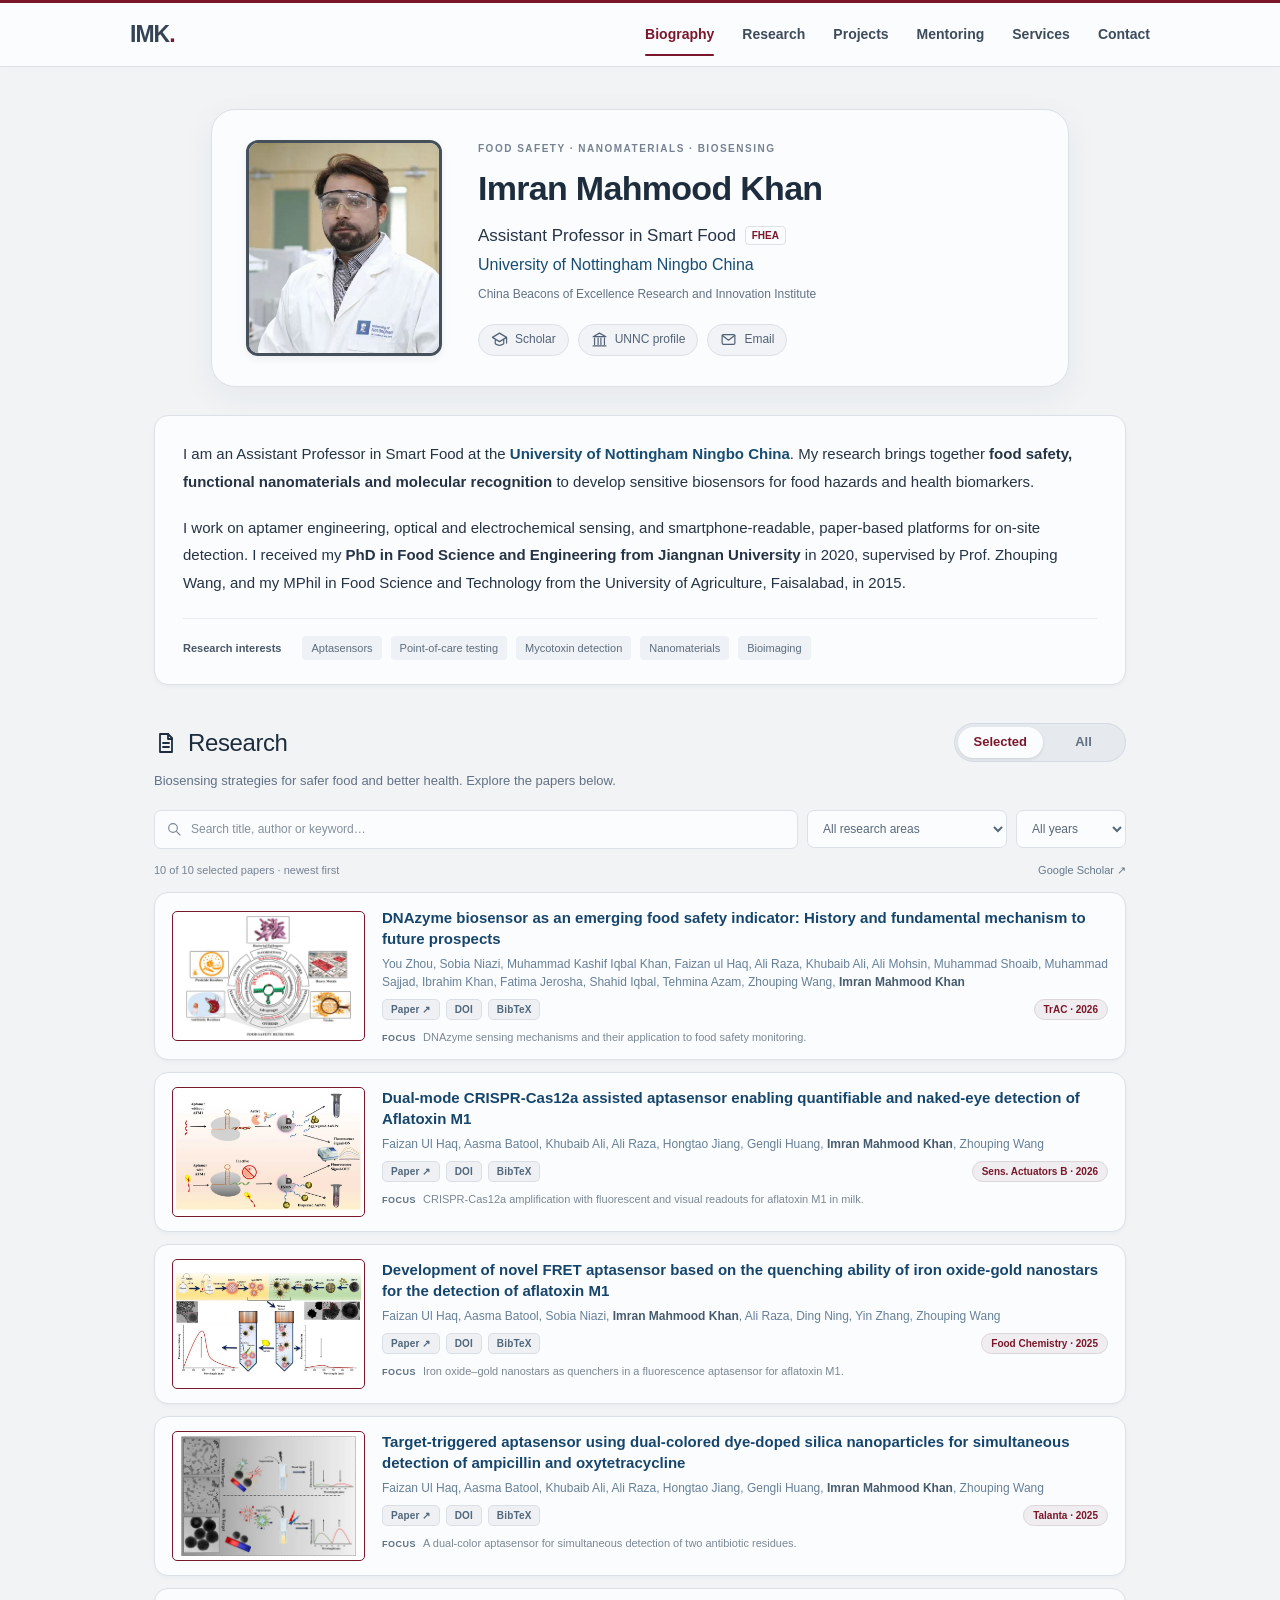
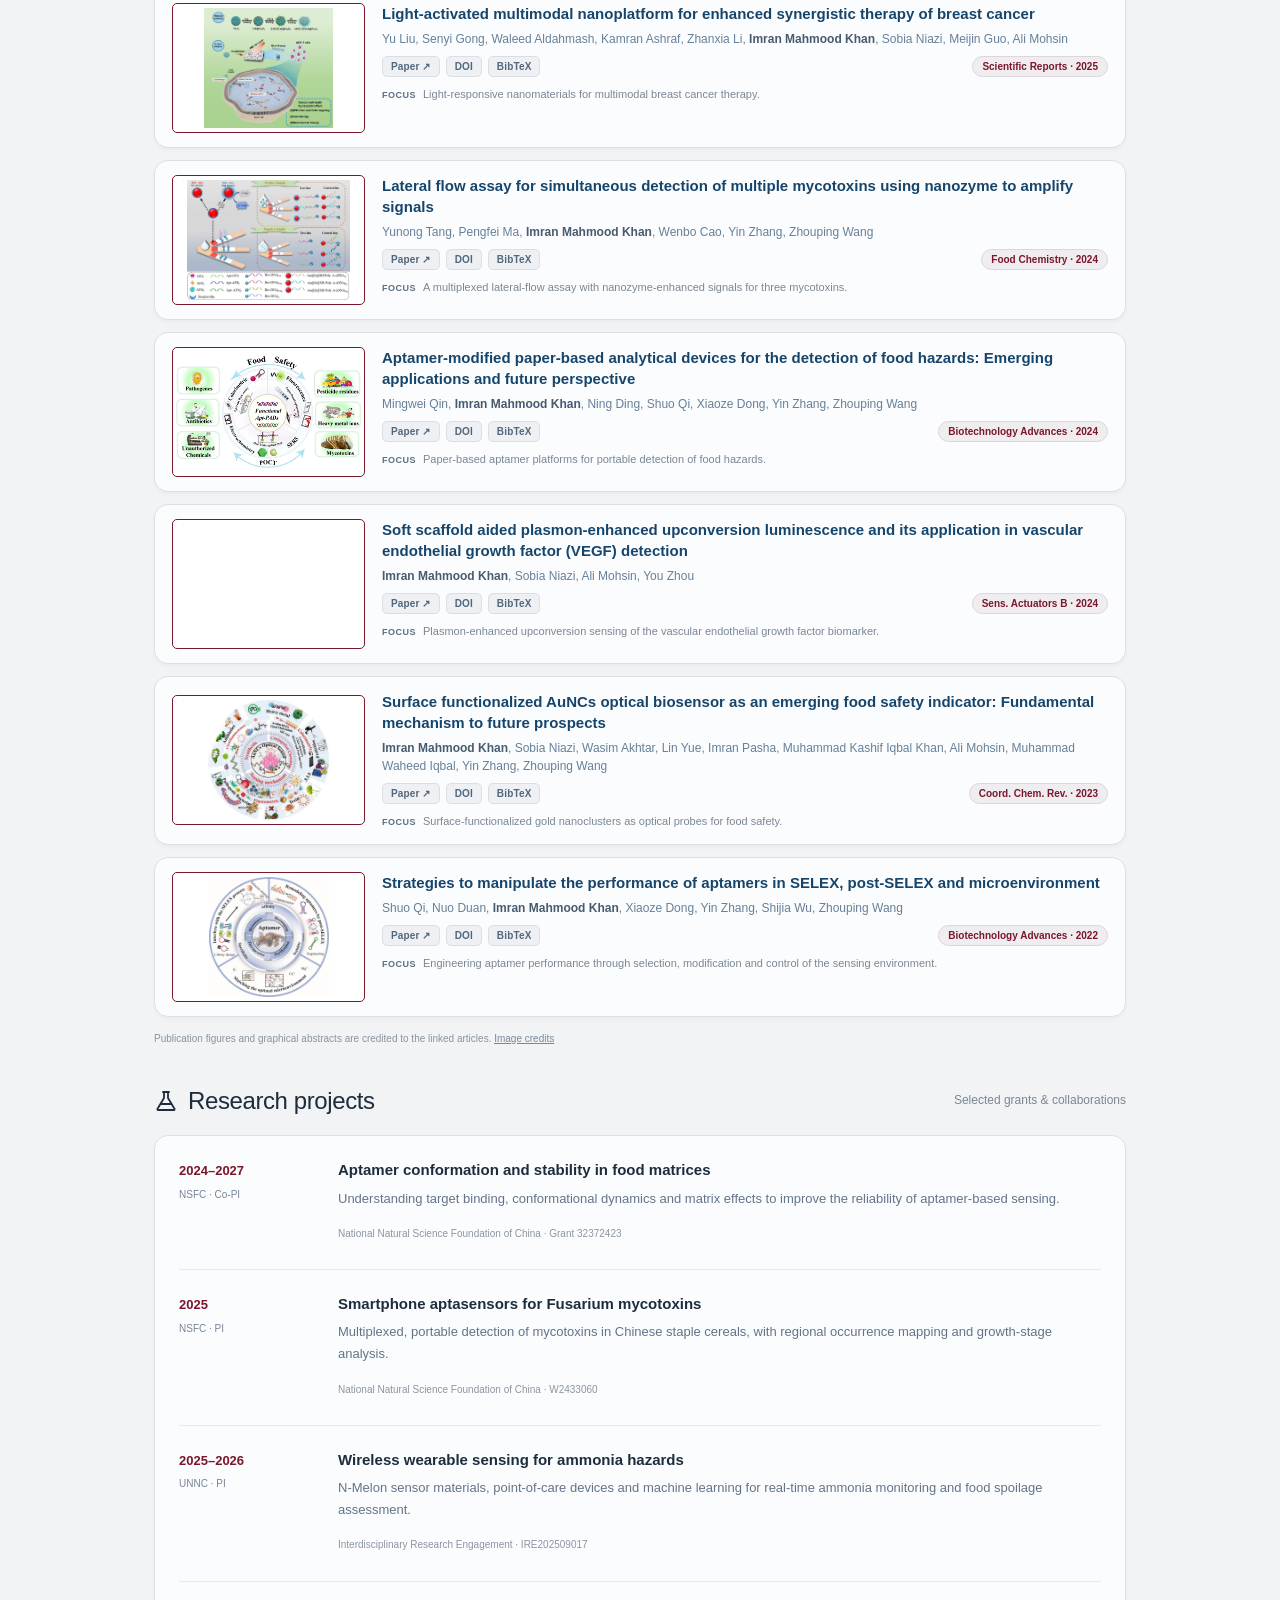
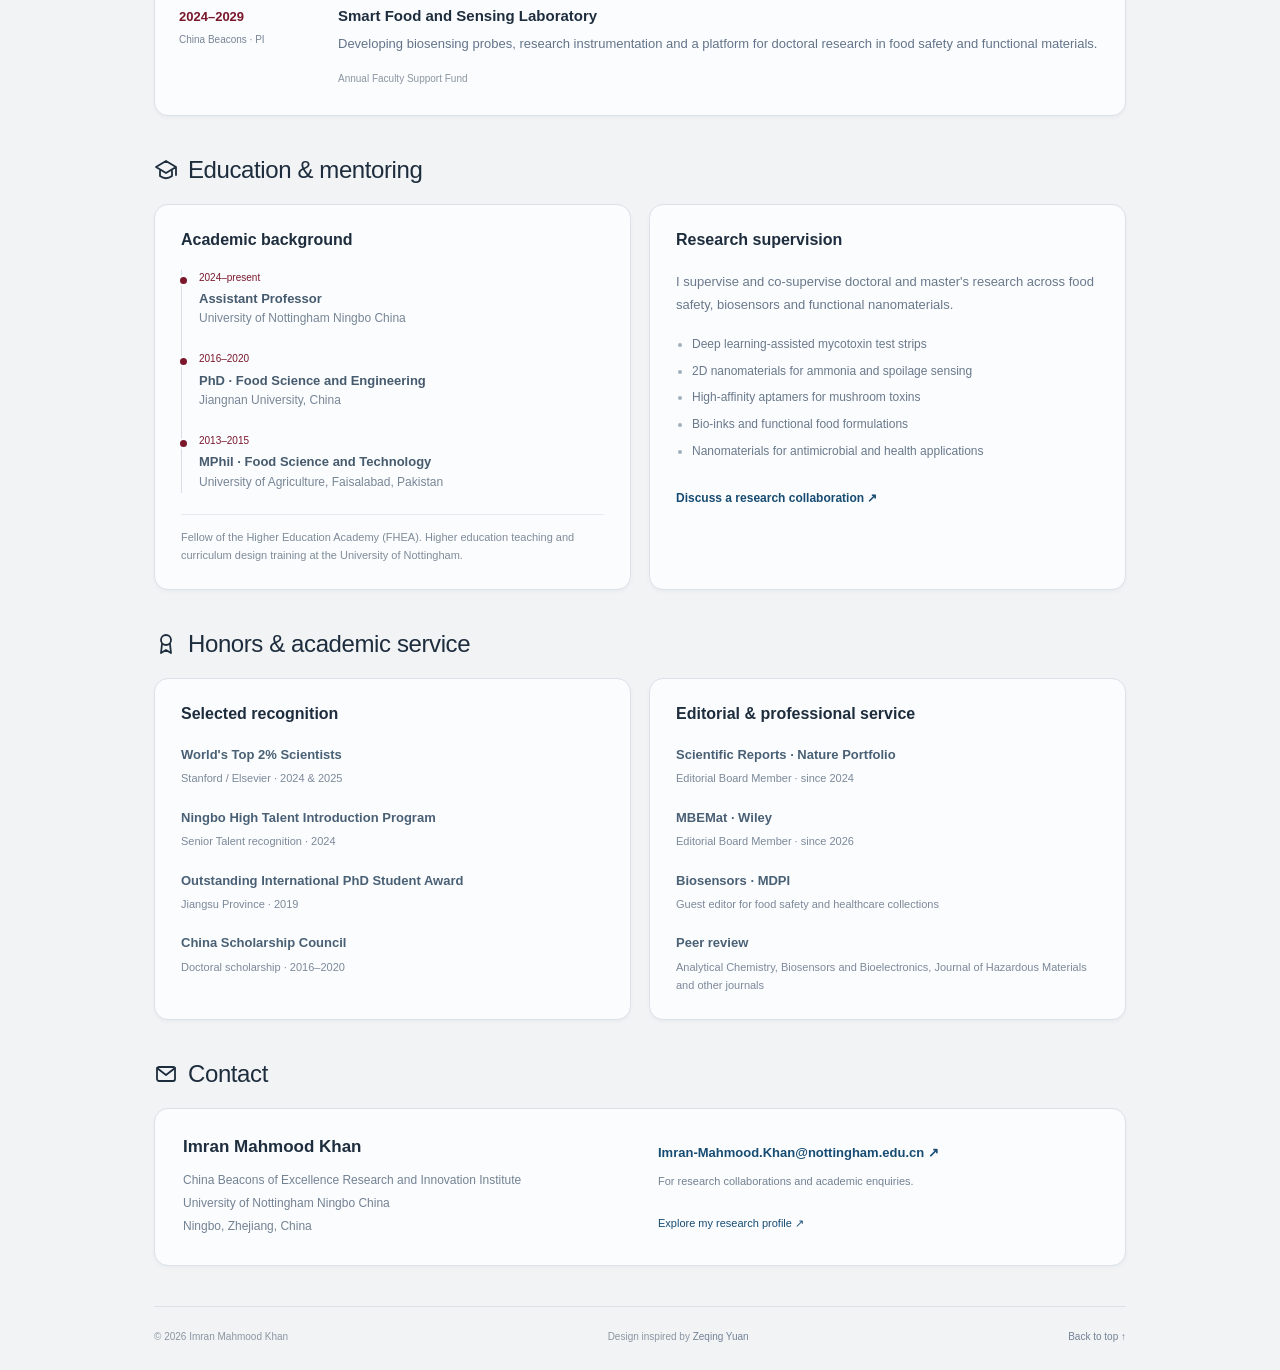
<file: index.html>
<!doctype html>
<html lang="en">
<head>
  <meta charset="utf-8">
  <meta name="viewport" content="width=device-width, initial-scale=1">
  <meta name="theme-color" content="#7a172b">
  <meta name="description" content="Imran Mahmood Khan — Assistant Professor in Smart Food at the University of Nottingham Ningbo China. Research in biosensors, aptamer engineering, nanomaterials and food safety.">
  <meta property="og:title" content="Imran Mahmood Khan | Smart Food & Biosensing">
  <meta property="og:description" content="Personal academic website. Research, publications, projects and academic service.">
  <meta property="og:type" content="website">
  <meta property="og:image" content="assets/imran-mahmood-khan.jpg">
  <title>Imran Mahmood Khan | Smart Food & Biosensing</title>
  <link rel="icon" href="assets/favicon.svg" type="image/svg+xml">
  <link rel="stylesheet" href="styles.css">
  <script src="publications.js" defer></script>
  <script src="app.js" defer></script>
  <script type="application/ld+json">{"@context":"https://schema.org","@type":"Person","name":"Imran Mahmood Khan","jobTitle":"Assistant Professor in Smart Food","affiliation":{"@type":"Organization","name":"University of Nottingham Ningbo China"},"email":"Imran-Mahmood.Khan@nottingham.edu.cn","sameAs":["https://scholar.google.com/citations?user=eJzb8ygAAAAJ&hl=en","https://unnc.globalimpact.cn/en/persons/imran-mahmood-khan-khan/"]}</script>
</head>
<body>
  <a class="skip-link" href="#main">Skip to content</a>
  <header class="site-header">
    <nav class="nav-inner" aria-label="Main navigation">
      <a class="wordmark" href="#bio" aria-label="Imran Mahmood Khan home">IMK<span>.</span></a>
      <div class="nav-links">
        <a href="#bio" class="active">Biography</a>
        <a href="#research">Research</a>
        <a href="#projects">Projects</a>
        <a href="#mentoring">Mentoring</a>
        <a href="#services">Services</a>
        <a href="#contact">Contact</a>
      </div>
    </nav>
  </header>
  <main id="main" class="page-shell">
    <section id="bio" class="bio-section" aria-labelledby="profile-name">
      <div class="profile-card">
        <img class="portrait" src="assets/imran-mahmood-khan.jpg" width="210" height="224" alt="Imran Mahmood Khan in a University of Nottingham laboratory" fetchpriority="high">
        <div class="profile-details">
          <p class="profile-kicker">FOOD SAFETY · NANOMATERIALS · BIOSENSING</p>
          <h1 id="profile-name">Imran Mahmood Khan</h1>
          <p class="profile-title">Assistant Professor in Smart Food <span class="fellow">FHEA</span></p>
          <p class="profile-affiliation">University of Nottingham Ningbo China</p>
          <p class="profile-institute">China Beacons of Excellence Research and Innovation Institute</p>
          <div class="profile-links">
            <a href="https://scholar.google.com/citations?user=eJzb8ygAAAAJ&amp;hl=en" target="_blank" rel="noopener noreferrer" class="profile-link" title="Google Scholar (opens in a new tab)"><svg viewBox="0 0 24 24" aria-hidden="true"><path d="m2 9 10-6 10 6-10 6L2 9Zm4 4v5c4 3 8 3 12 0v-5M22 9v8"/></svg><span>Scholar</span></a>
            <a href="https://unnc.globalimpact.cn/en/persons/imran-mahmood-khan-khan/" target="_blank" rel="noopener noreferrer" class="profile-link" title="UNNC research profile (opens in a new tab)"><svg viewBox="0 0 24 24" aria-hidden="true"><path d="m3 8 9-5 9 5H3Zm2 2v9m5-9v9m4-9v9m5-9v9M3 21h18"/></svg><span>UNNC profile</span></a>
            <a href="mailto:Imran-Mahmood.Khan@nottingham.edu.cn" class="profile-link"><svg viewBox="0 0 24 24" aria-hidden="true"><rect x="3" y="5" width="18" height="14" rx="2"/><path d="m3 6 9 7 9-7"/></svg><span>Email</span></a>
          </div>
        </div>
      </div>
      <div class="biography surface">
        <p>I am an Assistant Professor in Smart Food at the <a href="https://www.nottingham.edu.cn/en/cbi/home.aspx" target="_blank" rel="noopener noreferrer">University of Nottingham Ningbo China</a>. My research brings together <strong>food safety, functional nanomaterials and molecular recognition</strong> to develop sensitive biosensors for food hazards and health biomarkers.</p>
        <p>I work on aptamer engineering, optical and electrochemical sensing, and smartphone-readable, paper-based platforms for on-site detection. I received my <strong>PhD in Food Science and Engineering from Jiangnan University</strong> in 2020, supervised by Prof. Zhouping Wang, and my MPhil in Food Science and Technology from the University of Agriculture, Faisalabad, in 2015.</p>
        <div class="interest-line"><span class="interest-label">Research interests</span><span>Aptasensors</span><span>Point-of-care testing</span><span>Mycotoxin detection</span><span>Nanomaterials</span><span>Bioimaging</span></div>
      </div>
    </section>

    <section id="research" class="section" aria-labelledby="research-heading">
      <div class="section-heading research-heading">
        <h2 id="research-heading"><svg viewBox="0 0 24 24" aria-hidden="true"><path d="M6 3h8l4 4v14H6V3Z"/><path d="M14 3v5h4M9 12h6m-6 4h6"/></svg>Research</h2>
        <div class="segmented-control" role="group" aria-label="Publication selection">
          <button id="selected-button" data-mode="selected" aria-pressed="true">Selected</button>
          <button id="all-button" data-mode="all" aria-pressed="false">All</button>
        </div>
      </div>
      <p class="section-intro">Biosensing strategies for safer food and better health. Explore the papers below.</p>
      <div class="publication-filters">
        <label class="search-field"><svg viewBox="0 0 24 24" aria-hidden="true"><circle cx="10.5" cy="10.5" r="6.5"/><path d="m16 16 5 5"/></svg><span class="sr-only">Search publications</span><input id="paper-search" type="search" placeholder="Search title, author or keyword…" autocomplete="off"></label>
        <label><span class="sr-only">Filter by research area</span><select id="topic-filter"><option value="">All research areas</option><option>Food safety biosensing</option><option>Aptamer engineering</option><option>Antimicrobial materials</option><option>Health &amp; bioimaging</option><option>Sustainable food systems</option></select></label>
        <label><span class="sr-only">Filter by publication year</span><select id="year-filter"><option value="">All years</option></select></label>
        <button id="reset-filters" class="text-button" hidden>Reset</button>
      </div>
      <div class="results-line"><p id="publication-count" role="status" aria-live="polite">Loading publications…</p><a href="https://scholar.google.com/citations?user=eJzb8ygAAAAJ&amp;hl=en" target="_blank" rel="noopener noreferrer">Google Scholar <span aria-hidden="true">↗</span></a></div>
      <div id="publication-list" class="publication-list" aria-label="Publications"></div>
      <div id="empty-state" class="empty-state surface" hidden><h3>No matching papers</h3><p>Try a different keyword, research area or year.</p><button id="empty-reset" class="pill-button">Reset filters</button></div>
      <noscript><p>Enable JavaScript to search the publication list. You can also view the complete publication record on <a href="https://scholar.google.com/citations?user=eJzb8ygAAAAJ&amp;hl=en">Google Scholar</a>.</p></noscript>
      <p class="research-note">Publication figures and graphical abstracts are credited to the linked articles. <a href="assets/publication-credits.html">Image credits</a></p>
    </section>

    <section id="projects" class="section" aria-labelledby="projects-heading">
      <div class="section-heading"><h2 id="projects-heading"><svg viewBox="0 0 24 24" aria-hidden="true"><path d="M9 3h6m-5 0v6L4 19a1 1 0 0 0 1 2h14a1 1 0 0 0 1-2L14 9V3M7 15h10"/></svg>Research projects</h2><span class="section-aside">Selected grants &amp; collaborations</span></div>
      <div class="project-list surface">
        <article class="project-row"><div class="project-date">2024–2027<span>NSFC · Co-PI</span></div><div><h3>Aptamer conformation and stability in food matrices</h3><p>Understanding target binding, conformational dynamics and matrix effects to improve the reliability of aptamer-based sensing.</p><span class="project-ref">National Natural Science Foundation of China · Grant 32372423</span></div></article>
        <article class="project-row"><div class="project-date">2025<span>NSFC · PI</span></div><div><h3>Smartphone aptasensors for Fusarium mycotoxins</h3><p>Multiplexed, portable detection of mycotoxins in Chinese staple cereals, with regional occurrence mapping and growth-stage analysis.</p><span class="project-ref">National Natural Science Foundation of China · W2433060</span></div></article>
        <article class="project-row"><div class="project-date">2025–2026<span>UNNC · PI</span></div><div><h3>Wireless wearable sensing for ammonia hazards</h3><p>N-Melon sensor materials, point-of-care devices and machine learning for real-time ammonia monitoring and food spoilage assessment.</p><span class="project-ref">Interdisciplinary Research Engagement · IRE202509017</span></div></article>
        <article class="project-row"><div class="project-date">2024–2029<span>China Beacons · PI</span></div><div><h3>Smart Food and Sensing Laboratory</h3><p>Developing biosensing probes, research instrumentation and a platform for doctoral research in food safety and functional materials.</p><span class="project-ref">Annual Faculty Support Fund</span></div></article>
      </div>
    </section>

    <section id="mentoring" class="section" aria-labelledby="mentoring-heading">
      <div class="section-heading"><h2 id="mentoring-heading"><svg viewBox="0 0 24 24" aria-hidden="true"><path d="m2 9 10-6 10 6-10 6L2 9Zm4 4v5c4 3 8 3 12 0v-5M22 9v8"/></svg>Education &amp; mentoring</h2></div>
      <div class="two-column">
        <div class="surface text-panel"><h3>Academic background</h3><ol class="timeline"><li><span class="timeline-date">2024–present</span><strong>Assistant Professor</strong><span>University of Nottingham Ningbo China</span></li><li><span class="timeline-date">2016–2020</span><strong>PhD · Food Science and Engineering</strong><span>Jiangnan University, China</span></li><li><span class="timeline-date">2013–2015</span><strong>MPhil · Food Science and Technology</strong><span>University of Agriculture, Faisalabad, Pakistan</span></li></ol><p class="panel-footnote">Fellow of the Higher Education Academy (FHEA). Higher education teaching and curriculum design training at the University of Nottingham.</p></div>
        <div class="surface text-panel"><h3>Research supervision</h3><p>I supervise and co-supervise doctoral and master's research across food safety, biosensors and functional nanomaterials.</p><ul class="clean-list"><li>Deep learning-assisted mycotoxin test strips</li><li>2D nanomaterials for ammonia and spoilage sensing</li><li>High-affinity aptamers for mushroom toxins</li><li>Bio-inks and functional food formulations</li><li>Nanomaterials for antimicrobial and health applications</li></ul><a class="inline-link" href="mailto:Imran-Mahmood.Khan@nottingham.edu.cn">Discuss a research collaboration <span aria-hidden="true">↗</span></a></div>
      </div>
    </section>

    <section id="services" class="section" aria-labelledby="services-heading">
      <div class="section-heading"><h2 id="services-heading"><svg viewBox="0 0 24 24" aria-hidden="true"><circle cx="12" cy="8" r="5"/><path d="m8 12-1 9 5-3 5 3-1-9"/></svg>Honors &amp; academic service</h2></div>
      <div class="two-column">
        <div class="surface text-panel"><h3>Selected recognition</h3><ul class="service-list"><li><strong>World's Top 2% Scientists</strong><span>Stanford / Elsevier · 2024 &amp; 2025</span></li><li><strong>Ningbo High Talent Introduction Program</strong><span>Senior Talent recognition · 2024</span></li><li><strong>Outstanding International PhD Student Award</strong><span>Jiangsu Province · 2019</span></li><li><strong>China Scholarship Council</strong><span>Doctoral scholarship · 2016–2020</span></li></ul></div>
        <div class="surface text-panel"><h3>Editorial &amp; professional service</h3><ul class="service-list"><li><strong>Scientific Reports · Nature Portfolio</strong><span>Editorial Board Member · since 2024</span></li><li><strong>MBEMat · Wiley</strong><span>Editorial Board Member · since 2026</span></li><li><strong>Biosensors · MDPI</strong><span>Guest editor for food safety and healthcare collections</span></li><li><strong>Peer review</strong><span>Analytical Chemistry, Biosensors and Bioelectronics, Journal of Hazardous Materials and other journals</span></li></ul></div>
      </div>
    </section>

    <section id="contact" class="section" aria-labelledby="contact-heading">
      <div class="section-heading"><h2 id="contact-heading"><svg viewBox="0 0 24 24" aria-hidden="true"><rect x="3" y="5" width="18" height="14" rx="2"/><path d="m3 6 9 7 9-7"/></svg>Contact</h2></div>
      <div class="contact-card surface"><div><h3>Imran Mahmood Khan</h3><p>China Beacons of Excellence Research and Innovation Institute<br>University of Nottingham Ningbo China<br>Ningbo, Zhejiang, China</p></div><div class="contact-actions"><a class="email-link" href="mailto:Imran-Mahmood.Khan@nottingham.edu.cn">Imran-Mahmood.Khan@nottingham.edu.cn <span aria-hidden="true">↗</span></a><p>For research collaborations and academic enquiries.</p><a href="https://unnc.globalimpact.cn/en/persons/imran-mahmood-khan-khan/fingerprints/" target="_blank" rel="noopener noreferrer">Explore my research profile <span aria-hidden="true">↗</span></a></div></div>
    </section>
    <footer class="site-footer"><p>© <span id="copyright-year">2026</span> Imran Mahmood Khan</p><p>Design inspired by <a href="https://zqyuan.com/" target="_blank" rel="noopener noreferrer">Zeqing Yuan</a></p><a href="#bio">Back to top ↑</a></footer>
  </main>
  <dialog id="citation-dialog" aria-labelledby="citation-heading"><div class="dialog-header"><h2 id="citation-heading">BibTeX citation</h2><button id="close-citation" class="icon-button" aria-label="Close citation">×</button></div><pre id="citation-text" tabindex="0"></pre><div class="dialog-footer"><button id="copy-citation" class="pill-button">Copy citation</button><button id="download-citation" class="text-button">Download .bib</button><span id="copy-status" role="status" aria-live="polite"></span></div></dialog>
</body>
</html>
</file>
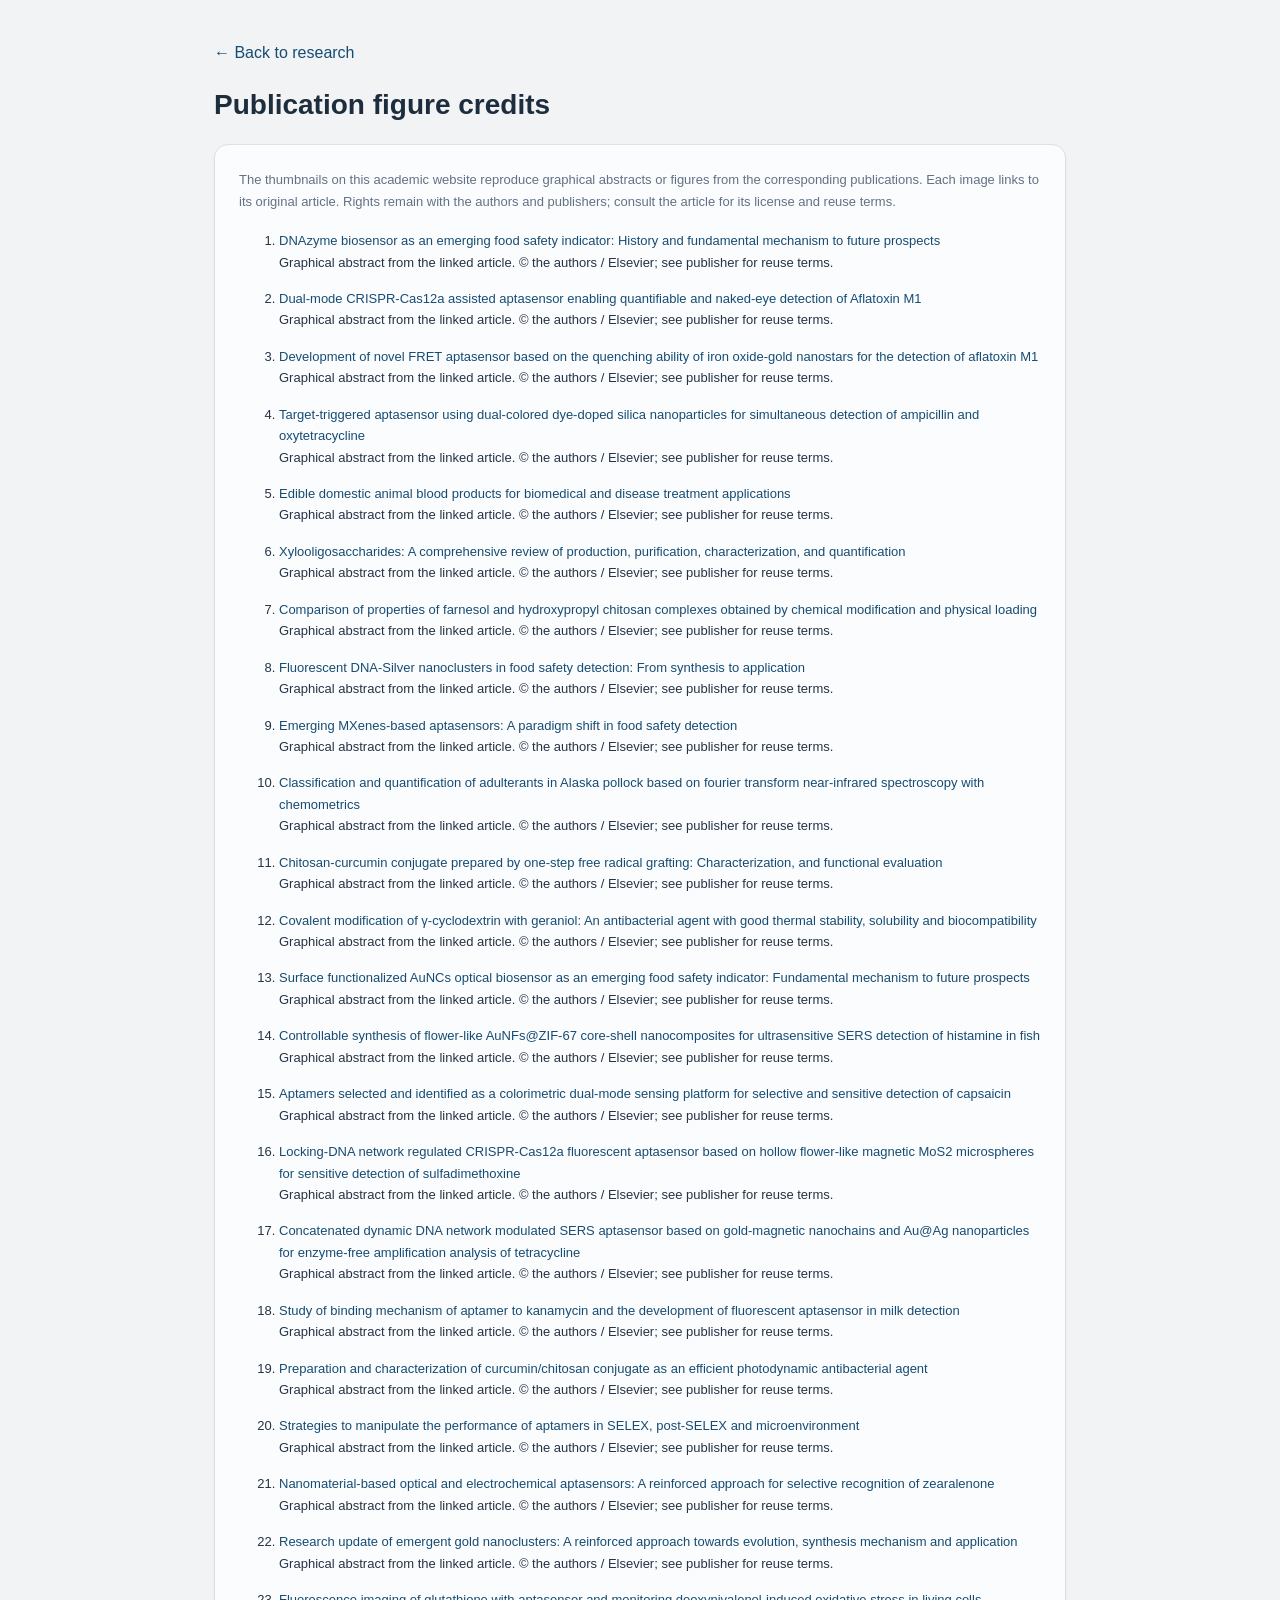
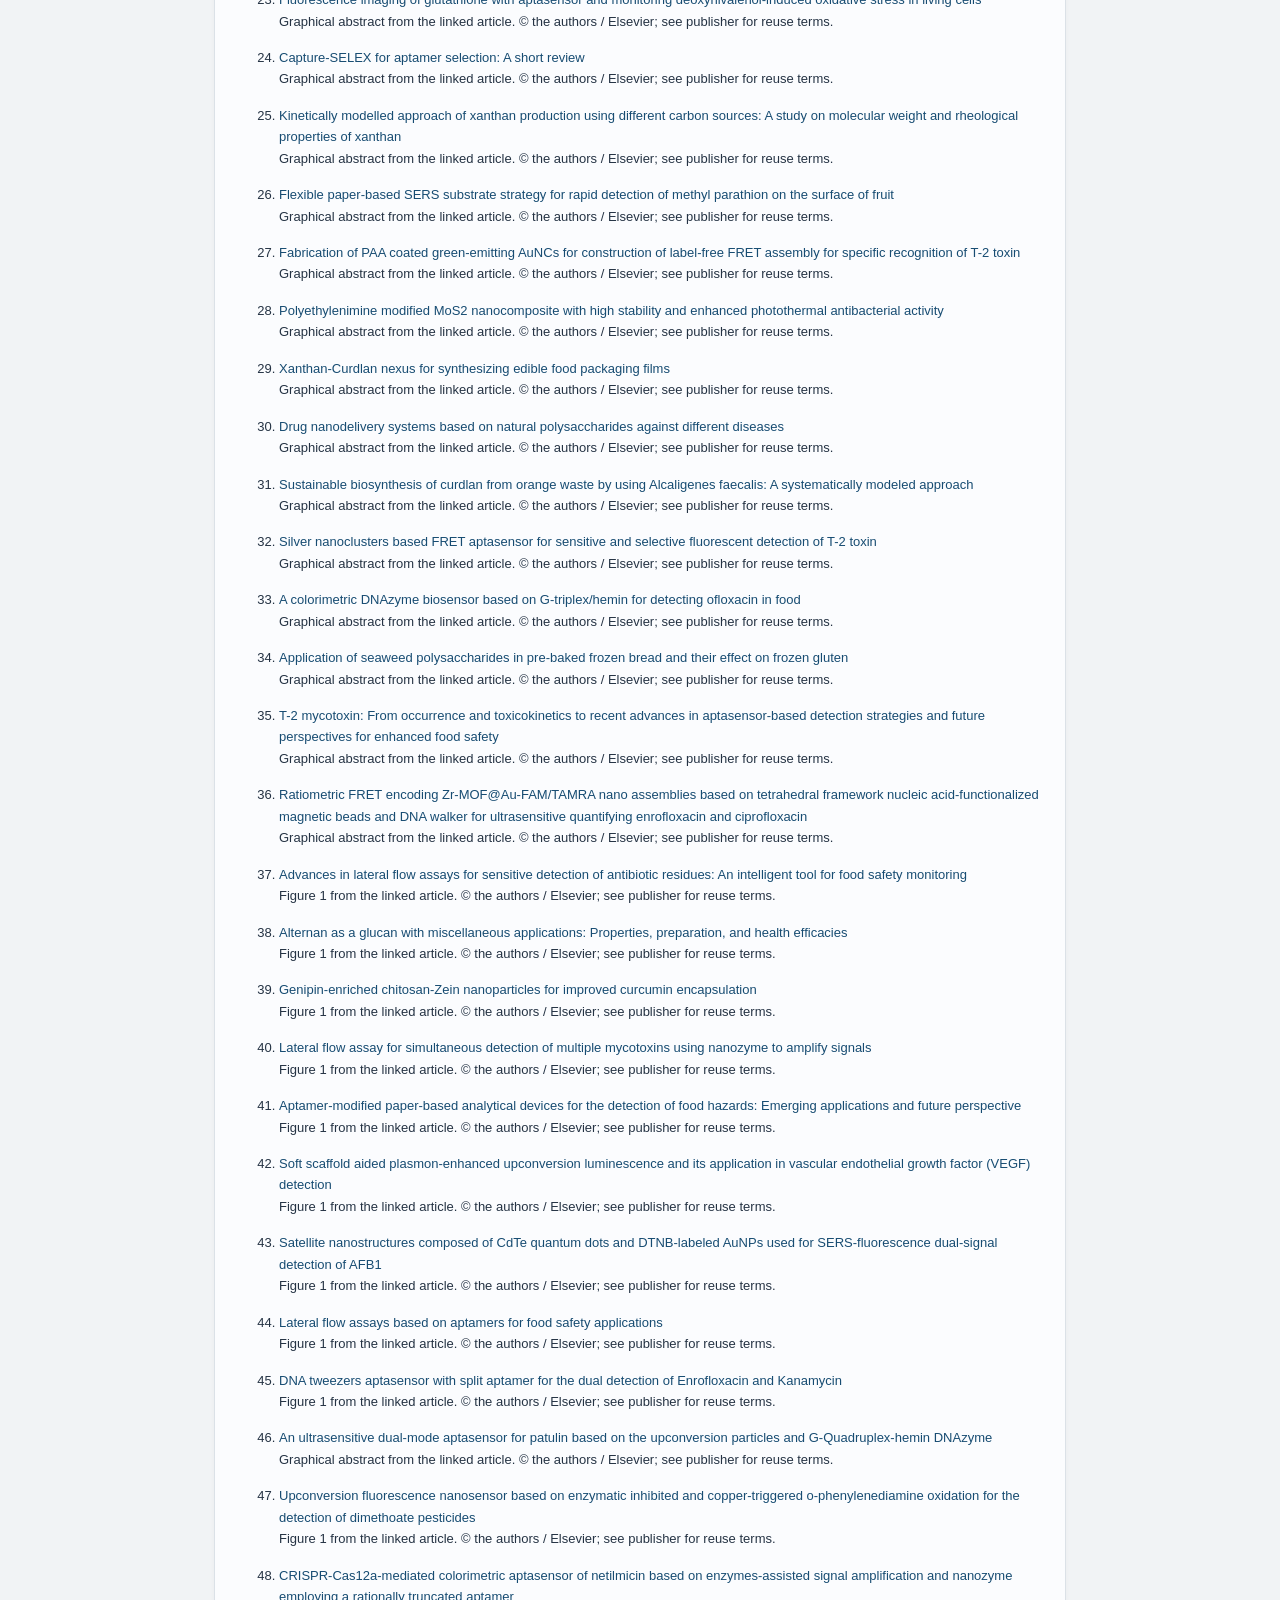
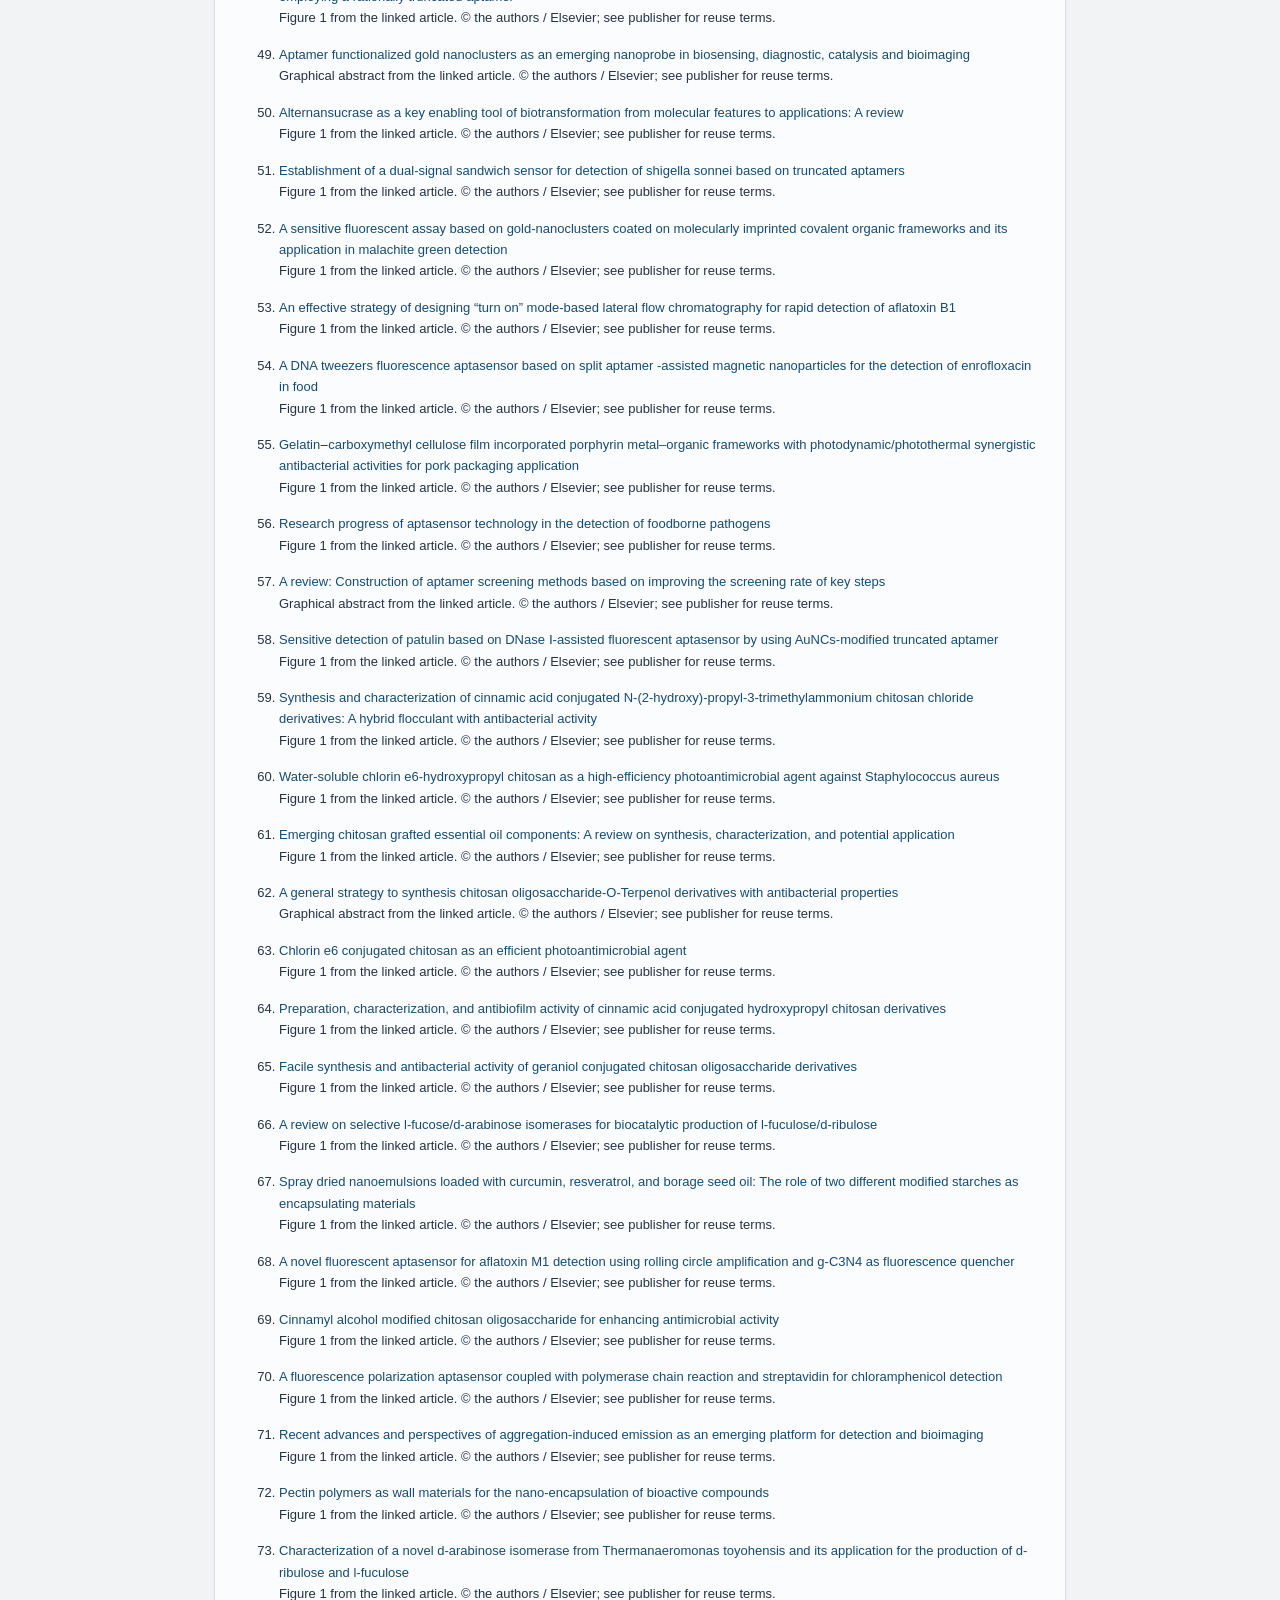
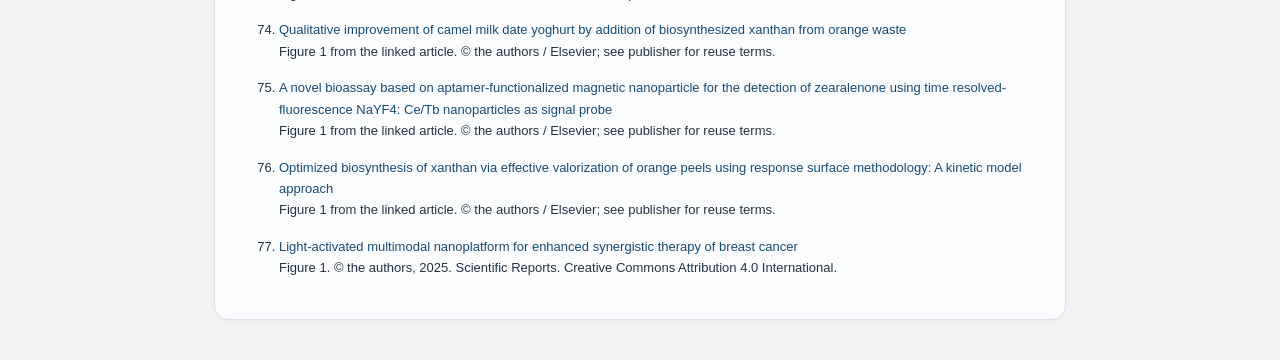
<file: assets/publication-credits.html>
<!doctype html><html lang="en"><head><meta charset="utf-8"><meta name="viewport" content="width=device-width,initial-scale=1"><title>Publication figure credits | Imran Mahmood Khan</title><link rel="stylesheet" href="../styles.css"></head><body><main class="credits-shell"><a href="../index.html#research">← Back to research</a><h1>Publication figure credits</h1><div class="surface"><p>The thumbnails on this academic website reproduce graphical abstracts or figures from the corresponding publications. Each image links to its original article. Rights remain with the authors and publishers; consult the article for its license and reuse terms.</p><ol><li><a href="https://www.sciencedirect.com/science/article/pii/S016599362500384X">DNAzyme biosensor as an emerging food safety indicator: History and fundamental mechanism to future prospects</a><br>Graphical abstract from the linked article. © the authors / Elsevier; see publisher for reuse terms.</li>
<li><a href="https://www.sciencedirect.com/science/article/pii/S0925400525019550">Dual-mode CRISPR-Cas12a assisted aptasensor enabling quantifiable and naked-eye detection of Aflatoxin M1</a><br>Graphical abstract from the linked article. © the authors / Elsevier; see publisher for reuse terms.</li>
<li><a href="https://www.sciencedirect.com/science/article/pii/S0308814624032254">Development of novel FRET aptasensor based on the quenching ability of iron oxide-gold nanostars for the detection of aflatoxin M1</a><br>Graphical abstract from the linked article. © the authors / Elsevier; see publisher for reuse terms.</li>
<li><a href="https://www.sciencedirect.com/science/article/pii/S0039914025003984">Target-triggered aptasensor using dual-colored dye-doped silica nanoparticles for simultaneous detection of ampicillin and oxytetracycline</a><br>Graphical abstract from the linked article. © the authors / Elsevier; see publisher for reuse terms.</li>
<li><a href="https://www.sciencedirect.com/science/article/pii/S2590262825000395">Edible domestic animal blood products for biomedical and disease treatment applications</a><br>Graphical abstract from the linked article. © the authors / Elsevier; see publisher for reuse terms.</li>
<li><a href="https://www.sciencedirect.com/science/article/pii/S0963996924017022">Xylooligosaccharides: A comprehensive review of production, purification, characterization, and quantification</a><br>Graphical abstract from the linked article. © the authors / Elsevier; see publisher for reuse terms.</li>
<li><a href="https://www.sciencedirect.com/science/article/pii/S0927775725002353">Comparison of properties of farnesol and hydroxypropyl chitosan complexes obtained by chemical modification and physical loading</a><br>Graphical abstract from the linked article. © the authors / Elsevier; see publisher for reuse terms.</li>
<li><a href="https://www.sciencedirect.com/science/article/pii/S0039914024002133">Fluorescent DNA-Silver nanoclusters in food safety detection: From synthesis to application</a><br>Graphical abstract from the linked article. © the authors / Elsevier; see publisher for reuse terms.</li>
<li><a href="https://www.sciencedirect.com/science/article/pii/S092422442400311X">Emerging MXenes-based aptasensors: A paradigm shift in food safety detection</a><br>Graphical abstract from the linked article. © the authors / Elsevier; see publisher for reuse terms.</li>
<li><a href="https://www.sciencedirect.com/science/article/pii/S2212429224004334">Classification and quantification of adulterants in Alaska pollock based on fourier transform near-infrared spectroscopy with chemometrics</a><br>Graphical abstract from the linked article. © the authors / Elsevier; see publisher for reuse terms.</li>
<li><a href="https://www.sciencedirect.com/science/article/pii/S0008621524002763">Chitosan-curcumin conjugate prepared by one-step free radical grafting: Characterization, and functional evaluation</a><br>Graphical abstract from the linked article. © the authors / Elsevier; see publisher for reuse terms.</li>
<li><a href="https://www.sciencedirect.com/science/article/pii/S0927776524000997">Covalent modification of γ-cyclodextrin with geraniol: An antibacterial agent with good thermal stability, solubility and biocompatibility</a><br>Graphical abstract from the linked article. © the authors / Elsevier; see publisher for reuse terms.</li>
<li><a href="https://www.sciencedirect.com/science/article/pii/S0010854522004374">Surface functionalized AuNCs optical biosensor as an emerging food safety indicator: Fundamental mechanism to future prospects</a><br>Graphical abstract from the linked article. © the authors / Elsevier; see publisher for reuse terms.</li>
<li><a href="https://www.sciencedirect.com/science/article/pii/S0003267022013472">Controllable synthesis of flower-like AuNFs@ZIF-67 core-shell nanocomposites for ultrasensitive SERS detection of histamine in fish</a><br>Graphical abstract from the linked article. © the authors / Elsevier; see publisher for reuse terms.</li>
<li><a href="https://www.sciencedirect.com/science/article/pii/S0925400523013539">Aptamers selected and identified as a colorimetric dual-mode sensing platform for selective and sensitive detection of capsaicin</a><br>Graphical abstract from the linked article. © the authors / Elsevier; see publisher for reuse terms.</li>
<li><a href="https://www.sciencedirect.com/science/article/pii/S1385894723001948">Locking-DNA network regulated CRISPR-Cas12a fluorescent aptasensor based on hollow flower-like magnetic MoS2 microspheres for sensitive detection of sulfadimethoxine</a><br>Graphical abstract from the linked article. © the authors / Elsevier; see publisher for reuse terms.</li>
<li><a href="https://www.sciencedirect.com/science/article/pii/S0003267023004592">Concatenated dynamic DNA network modulated SERS aptasensor based on gold-magnetic nanochains and Au@Ag nanoparticles for enzyme-free amplification analysis of tetracycline</a><br>Graphical abstract from the linked article. © the authors / Elsevier; see publisher for reuse terms.</li>
<li><a href="https://www.sciencedirect.com/science/article/pii/S0039914023002813">Study of binding mechanism of aptamer to kanamycin and the development of fluorescent aptasensor in milk detection</a><br>Graphical abstract from the linked article. © the authors / Elsevier; see publisher for reuse terms.</li>
<li><a href="https://www.sciencedirect.com/science/article/pii/S014486172300317X">Preparation and characterization of curcumin/chitosan conjugate as an efficient photodynamic antibacterial agent</a><br>Graphical abstract from the linked article. © the authors / Elsevier; see publisher for reuse terms.</li>
<li><a href="https://www.sciencedirect.com/science/article/pii/S0734975021002081">Strategies to manipulate the performance of aptamers in SELEX, post-SELEX and microenvironment</a><br>Graphical abstract from the linked article. © the authors / Elsevier; see publisher for reuse terms.</li>
<li><a href="https://www.sciencedirect.com/science/article/pii/S0956713522004455">Nanomaterial-based optical and electrochemical aptasensors: A reinforced approach for selective recognition of zearalenone</a><br>Graphical abstract from the linked article. © the authors / Elsevier; see publisher for reuse terms.</li>
<li><a href="https://www.sciencedirect.com/science/article/pii/S0039914022000248">Research update of emergent gold nanoclusters: A reinforced approach towards evolution, synthesis mechanism and application</a><br>Graphical abstract from the linked article. © the authors / Elsevier; see publisher for reuse terms.</li>
<li><a href="https://www.sciencedirect.com/science/article/pii/S0925400521017585">Fluorescence imaging of glutathione with aptasensor and monitoring deoxynivalenol-induced oxidative stress in living cells</a><br>Graphical abstract from the linked article. © the authors / Elsevier; see publisher for reuse terms.</li>
<li><a href="https://www.sciencedirect.com/science/article/pii/S0039914021001958">Capture-SELEX for aptamer selection: A short review</a><br>Graphical abstract from the linked article. © the authors / Elsevier; see publisher for reuse terms.</li>
<li><a href="https://www.sciencedirect.com/science/article/pii/S0141813021023175">Kinetically modelled approach of xanthan production using different carbon sources: A study on molecular weight and rheological properties of xanthan</a><br>Graphical abstract from the linked article. © the authors / Elsevier; see publisher for reuse terms.</li>
<li><a href="https://www.sciencedirect.com/science/article/pii/S1386142520300810">Flexible paper-based SERS substrate strategy for rapid detection of methyl parathion on the surface of fruit</a><br>Graphical abstract from the linked article. © the authors / Elsevier; see publisher for reuse terms.</li>
<li><a href="https://www.sciencedirect.com/science/article/pii/S0925400520308157">Fabrication of PAA coated green-emitting AuNCs for construction of label-free FRET assembly for specific recognition of T-2 toxin</a><br>Graphical abstract from the linked article. © the authors / Elsevier; see publisher for reuse terms.</li>
<li><a href="https://www.sciencedirect.com/science/article/pii/S101060302030561X">Polyethylenimine modified MoS2 nanocomposite with high stability and enhanced photothermal antibacterial activity</a><br>Graphical abstract from the linked article. © the authors / Elsevier; see publisher for reuse terms.</li>
<li><a href="https://www.sciencedirect.com/science/article/pii/S0141813020334498">Xanthan-Curdlan nexus for synthesizing edible food packaging films</a><br>Graphical abstract from the linked article. © the authors / Elsevier; see publisher for reuse terms.</li>
<li><a href="https://www.sciencedirect.com/science/article/pii/S0001868620302402">Drug nanodelivery systems based on natural polysaccharides against different diseases</a><br>Graphical abstract from the linked article. © the authors / Elsevier; see publisher for reuse terms.</li>
<li><a href="https://www.sciencedirect.com/science/article/pii/S0144861718312360">Sustainable biosynthesis of curdlan from orange waste by using Alcaligenes faecalis: A systematically modeled approach</a><br>Graphical abstract from the linked article. © the authors / Elsevier; see publisher for reuse terms.</li>
<li><a href="https://www.sciencedirect.com/science/article/pii/S0925400518316332">Silver nanoclusters based FRET aptasensor for sensitive and selective fluorescent detection of T-2 toxin</a><br>Graphical abstract from the linked article. © the authors / Elsevier; see publisher for reuse terms.</li>
<li><a href="https://www.sciencedirect.com/science/article/pii/S0039914025011464">A colorimetric DNAzyme biosensor based on G-triplex/hemin for detecting ofloxacin in food</a><br>Graphical abstract from the linked article. © the authors / Elsevier; see publisher for reuse terms.</li>
<li><a href="https://www.sciencedirect.com/science/article/pii/S2213329125000887">Application of seaweed polysaccharides in pre-baked frozen bread and their effect on frozen gluten</a><br>Graphical abstract from the linked article. © the authors / Elsevier; see publisher for reuse terms.</li>
<li><a href="https://www.sciencedirect.com/science/article/pii/S0924224424004606">T-2 mycotoxin: From occurrence and toxicokinetics to recent advances in aptasensor-based detection strategies and future perspectives for enhanced food safety</a><br>Graphical abstract from the linked article. © the authors / Elsevier; see publisher for reuse terms.</li>
<li><a href="https://www.sciencedirect.com/science/article/pii/S1385894725040112">Ratiometric FRET encoding Zr-MOF@Au-FAM/TAMRA nano assemblies based on tetrahedral framework nucleic acid-functionalized magnetic beads and DNA walker for ultrasensitive quantifying enrofloxacin and ciprofloxacin</a><br>Graphical abstract from the linked article. © the authors / Elsevier; see publisher for reuse terms.</li>
<li><a href="https://www.sciencedirect.com/science/article/pii/S0165993625003309">Advances in lateral flow assays for sensitive detection of antibiotic residues: An intelligent tool for food safety monitoring</a><br>Figure 1 from the linked article. © the authors / Elsevier; see publisher for reuse terms.</li>
<li><a href="https://www.sciencedirect.com/science/article/pii/S030881462502391X">Alternan as a glucan with miscellaneous applications: Properties, preparation, and health efficacies</a><br>Figure 1 from the linked article. © the authors / Elsevier; see publisher for reuse terms.</li>
<li><a href="https://www.sciencedirect.com/science/article/pii/S0141813024093668">Genipin-enriched chitosan-Zein nanoparticles for improved curcumin encapsulation</a><br>Figure 1 from the linked article. © the authors / Elsevier; see publisher for reuse terms.</li>
<li><a href="https://www.sciencedirect.com/science/article/pii/S030881462402048X">Lateral flow assay for simultaneous detection of multiple mycotoxins using nanozyme to amplify signals</a><br>Figure 1 from the linked article. © the authors / Elsevier; see publisher for reuse terms.</li>
<li><a href="https://www.sciencedirect.com/science/article/pii/S0734975024000624">Aptamer-modified paper-based analytical devices for the detection of food hazards: Emerging applications and future perspective</a><br>Figure 1 from the linked article. © the authors / Elsevier; see publisher for reuse terms.</li>
<li><a href="https://www.sciencedirect.com/science/article/pii/S0925400524003861">Soft scaffold aided plasmon-enhanced upconversion luminescence and its application in vascular endothelial growth factor (VEGF) detection</a><br>Figure 1 from the linked article. © the authors / Elsevier; see publisher for reuse terms.</li>
<li><a href="https://www.sciencedirect.com/science/article/pii/S0956713523005121">Satellite nanostructures composed of CdTe quantum dots and DTNB-labeled AuNPs used for SERS-fluorescence dual-signal detection of AFB1</a><br>Figure 1 from the linked article. © the authors / Elsevier; see publisher for reuse terms.</li>
<li><a href="https://www.sciencedirect.com/science/article/pii/S0956713523004516">Lateral flow assays based on aptamers for food safety applications</a><br>Figure 1 from the linked article. © the authors / Elsevier; see publisher for reuse terms.</li>
<li><a href="https://www.sciencedirect.com/science/article/pii/S2212429224019357">DNA tweezers aptasensor with split aptamer for the dual detection of Enrofloxacin and Kanamycin</a><br>Figure 1 from the linked article. © the authors / Elsevier; see publisher for reuse terms.</li>
<li><a href="https://www.sciencedirect.com/science/article/pii/S0039914024010324">An ultrasensitive dual-mode aptasensor for patulin based on the upconversion particles and G-Quadruplex-hemin DNAzyme</a><br>Graphical abstract from the linked article. © the authors / Elsevier; see publisher for reuse terms.</li>
<li><a href="https://www.sciencedirect.com/science/article/pii/S0308814624013165">Upconversion fluorescence nanosensor based on enzymatic inhibited and copper-triggered o-phenylenediamine oxidation for the detection of dimethoate pesticides</a><br>Figure 1 from the linked article. © the authors / Elsevier; see publisher for reuse terms.</li>
<li><a href="https://www.sciencedirect.com/science/article/pii/S0925400524006993">CRISPR-Cas12a-mediated colorimetric aptasensor of netilmicin based on enzymes-assisted signal amplification and nanozyme employing a rationally truncated aptamer</a><br>Figure 1 from the linked article. © the authors / Elsevier; see publisher for reuse terms.</li>
<li><a href="https://www.sciencedirect.com/science/article/pii/S0039914023010214">Aptamer functionalized gold nanoclusters as an emerging nanoprobe in biosensing, diagnostic, catalysis and bioimaging</a><br>Graphical abstract from the linked article. © the authors / Elsevier; see publisher for reuse terms.</li>
<li><a href="https://www.sciencedirect.com/science/article/pii/S0141813024059026">Alternansucrase as a key enabling tool of biotransformation from molecular features to applications: A review</a><br>Figure 1 from the linked article. © the authors / Elsevier; see publisher for reuse terms.</li>
<li><a href="https://www.sciencedirect.com/science/article/pii/S095671352300511X">Establishment of a dual-signal sandwich sensor for detection of shigella sonnei based on truncated aptamers</a><br>Figure 1 from the linked article. © the authors / Elsevier; see publisher for reuse terms.</li>
<li><a href="https://www.sciencedirect.com/science/article/pii/S0308814623000419">A sensitive fluorescent assay based on gold-nanoclusters coated on molecularly imprinted covalent organic frameworks and its application in malachite green detection</a><br>Figure 1 from the linked article. © the authors / Elsevier; see publisher for reuse terms.</li>
<li><a href="https://www.sciencedirect.com/science/article/pii/S2212429223007551">An effective strategy of designing “turn on” mode-based lateral flow chromatography for rapid detection of aflatoxin B1</a><br>Figure 1 from the linked article. © the authors / Elsevier; see publisher for reuse terms.</li>
<li><a href="https://www.sciencedirect.com/science/article/pii/S0956713522006302">A DNA tweezers fluorescence aptasensor based on split aptamer -assisted magnetic nanoparticles for the detection of enrofloxacin in food</a><br>Figure 1 from the linked article. © the authors / Elsevier; see publisher for reuse terms.</li>
<li><a href="https://www.sciencedirect.com/science/article/pii/S0260877423001541">Gelatin‒carboxymethyl cellulose film incorporated porphyrin metal–organic frameworks with photodynamic/photothermal synergistic antibacterial activities for pork packaging application</a><br>Figure 1 from the linked article. © the authors / Elsevier; see publisher for reuse terms.</li>
<li><a href="https://www.sciencedirect.com/science/article/pii/S0956713523002918">Research progress of aptasensor technology in the detection of foodborne pathogens</a><br>Figure 1 from the linked article. © the authors / Elsevier; see publisher for reuse terms.</li>
<li><a href="https://www.sciencedirect.com/science/article/pii/S0039914022007998">A review: Construction of aptamer screening methods based on improving the screening rate of key steps</a><br>Graphical abstract from the linked article. © the authors / Elsevier; see publisher for reuse terms.</li>
<li><a href="https://www.sciencedirect.com/science/article/pii/S0956713521005685">Sensitive detection of patulin based on DNase Ⅰ-assisted fluorescent aptasensor by using AuNCs-modified truncated aptamer</a><br>Figure 1 from the linked article. © the authors / Elsevier; see publisher for reuse terms.</li>
<li><a href="https://www.sciencedirect.com/science/article/pii/S0141813022005451">Synthesis and characterization of cinnamic acid conjugated N-(2-hydroxy)-propyl-3-trimethylammonium chitosan chloride derivatives: A hybrid flocculant with antibacterial activity</a><br>Figure 1 from the linked article. © the authors / Elsevier; see publisher for reuse terms.</li>
<li><a href="https://www.sciencedirect.com/science/article/pii/S0141813022006109">Water-soluble chlorin e6-hydroxypropyl chitosan as a high-efficiency photoantimicrobial agent against Staphylococcus aureus</a><br>Figure 1 from the linked article. © the authors / Elsevier; see publisher for reuse terms.</li>
<li><a href="https://www.sciencedirect.com/science/article/pii/S014486172200916X">Emerging chitosan grafted essential oil components: A review on synthesis, characterization, and potential application</a><br>Figure 1 from the linked article. © the authors / Elsevier; see publisher for reuse terms.</li>
<li><a href="https://www.sciencedirect.com/science/article/pii/S0008621521000847">A general strategy to synthesis chitosan oligosaccharide-O-Terpenol derivatives with antibacterial properties</a><br>Graphical abstract from the linked article. © the authors / Elsevier; see publisher for reuse terms.</li>
<li><a href="https://www.sciencedirect.com/science/article/pii/S0141813021010606">Chlorin e6 conjugated chitosan as an efficient photoantimicrobial agent</a><br>Figure 1 from the linked article. © the authors / Elsevier; see publisher for reuse terms.</li>
<li><a href="https://www.sciencedirect.com/science/article/pii/S0141813021018298">Preparation, characterization, and antibiofilm activity of cinnamic acid conjugated hydroxypropyl chitosan derivatives</a><br>Figure 1 from the linked article. © the authors / Elsevier; see publisher for reuse terms.</li>
<li><a href="https://www.sciencedirect.com/science/article/pii/S0144861720312728">Facile synthesis and antibacterial activity of geraniol conjugated chitosan oligosaccharide derivatives</a><br>Figure 1 from the linked article. © the authors / Elsevier; see publisher for reuse terms.</li>
<li><a href="https://www.sciencedirect.com/science/article/pii/S0141813020351795">A review on selective l-fucose/d-arabinose isomerases for biocatalytic production of l-fuculose/d-ribulose</a><br>Figure 1 from the linked article. © the authors / Elsevier; see publisher for reuse terms.</li>
<li><a href="https://www.sciencedirect.com/science/article/pii/S0141813021015245">Spray dried nanoemulsions loaded with curcumin, resveratrol, and borage seed oil: The role of two different modified starches as encapsulating materials</a><br>Figure 1 from the linked article. © the authors / Elsevier; see publisher for reuse terms.</li>
<li><a href="https://www.sciencedirect.com/science/article/pii/S0925400520303981">A novel fluorescent aptasensor for aflatoxin M1 detection using rolling circle amplification and g-C3N4 as fluorescence quencher</a><br>Figure 1 from the linked article. © the authors / Elsevier; see publisher for reuse terms.</li>
<li><a href="https://www.sciencedirect.com/science/article/pii/S0308814619316310">Cinnamyl alcohol modified chitosan oligosaccharide for enhancing antimicrobial activity</a><br>Figure 1 from the linked article. © the authors / Elsevier; see publisher for reuse terms.</li>
<li><a href="https://www.sciencedirect.com/science/article/pii/S0039914019307453">A fluorescence polarization aptasensor coupled with polymerase chain reaction and streptavidin for chloramphenicol detection</a><br>Figure 1 from the linked article. © the authors / Elsevier; see publisher for reuse terms.</li>
<li><a href="https://www.sciencedirect.com/science/article/pii/S0165993619301864">Recent advances and perspectives of aggregation-induced emission as an emerging platform for detection and bioimaging</a><br>Figure 1 from the linked article. © the authors / Elsevier; see publisher for reuse terms.</li>
<li><a href="https://www.sciencedirect.com/science/article/pii/S0924224419302390">Pectin polymers as wall materials for the nano-encapsulation of bioactive compounds</a><br>Figure 1 from the linked article. © the authors / Elsevier; see publisher for reuse terms.</li>
<li><a href="https://www.sciencedirect.com/science/article/pii/S0141022919301656">Characterization of a novel d-arabinose isomerase from Thermanaeromonas toyohensis and its application for the production of d-ribulose and l-fuculose</a><br>Figure 1 from the linked article. © the authors / Elsevier; see publisher for reuse terms.</li>
<li><a href="https://www.sciencedirect.com/science/article/pii/S0023643819302348">Qualitative improvement of camel milk date yoghurt by addition of biosynthesized xanthan from orange waste</a><br>Figure 1 from the linked article. © the authors / Elsevier; see publisher for reuse terms.</li>
<li><a href="https://www.sciencedirect.com/science/article/pii/S0039914018303588">A novel bioassay based on aptamer-functionalized magnetic nanoparticle for the detection of zearalenone using time resolved-fluorescence NaYF4: Ce/Tb nanoparticles as signal probe</a><br>Figure 1 from the linked article. © the authors / Elsevier; see publisher for reuse terms.</li>
<li><a href="https://www.sciencedirect.com/science/article/pii/S0144861717313620">Optimized biosynthesis of xanthan via effective valorization of orange peels using response surface methodology: A kinetic model approach</a><br>Figure 1 from the linked article. © the authors / Elsevier; see publisher for reuse terms.</li>
<li><a href="https://www.nature.com/articles/s41598-025-11165-w">Light-activated multimodal nanoplatform for enhanced synergistic therapy of breast cancer</a><br>Figure 1. © the authors, 2025. Scientific Reports. Creative Commons Attribution 4.0 International.</li></ol></div></main></body></html>
</file>
<file: styles.css>
:root{--bg:#f1f3f5;--surface:#fbfcfe;--ink:#253344;--muted:#627184;--blue:#174c72;--accent:#7a172b;--line:#dbe1e7;--shadow:0 2px 4px rgba(32,47,66,.035);--radius:14px}
*{box-sizing:border-box}html{scroll-behavior:smooth;scroll-padding-top:94px}body{margin:0;background:var(--bg);color:var(--ink);font:16px/1.65 "Segoe UI",Arial,sans-serif;-webkit-font-smoothing:antialiased}a{color:var(--blue);text-decoration:none}a:hover{text-decoration:underline}button,input,select{font:inherit}button{cursor:pointer}a,button,input,select{touch-action:manipulation}a:focus-visible,button:focus-visible,input:focus-visible,select:focus-visible,pre:focus-visible{outline:3px solid #8eb9d7;outline-offset:4px}button:disabled{cursor:default}svg{fill:none;stroke:currentColor;stroke-width:1.7;stroke-linecap:round;stroke-linejoin:round}p{margin:0 0 18px}p:last-child{margin-bottom:0}h1,h2,h3{line-height:1.35;margin:0;color:#1e2d3d}strong{font-weight:600}.sr-only{position:absolute;width:1px;height:1px;padding:0;margin:-1px;overflow:hidden;clip:rect(0,0,0,0);white-space:nowrap;border:0}[hidden]{display:none!important}.skip-link{position:fixed;left:16px;top:-60px;background:var(--surface);padding:8px 16px;z-index:100}.skip-link:focus{top:14px}.site-header{position:sticky;top:0;z-index:20;background:rgba(251,252,254,.97);border-top:3px solid var(--accent);border-bottom:1px solid var(--line);box-shadow:0 2px 10px #24344904}.nav-inner{max-width:1060px;margin:auto;min-height:62px;display:flex;align-items:center;justify-content:space-between;padding:0 20px;gap:20px}.wordmark{font-size:23px;letter-spacing:-1px;font-weight:700;color:#344355}.wordmark:hover{text-decoration:none}.wordmark span{color:var(--accent)}.nav-links{display:flex;gap:28px;align-items:center}.nav-links a{font-size:14px;font-weight:600;color:#3e4b5b;position:relative;padding:20px 0}.nav-links a:hover,.nav-links a.active{color:var(--accent);text-decoration:none}.nav-links a.active:after{position:absolute;content:"";bottom:10px;left:0;right:0;height:2px;background:var(--accent);border-radius:2px}.page-shell{max-width:1020px;margin:0 auto;padding:0 24px}.bio-section{padding-top:42px}.profile-card{max-width:858px;margin:0 auto 28px;display:flex;gap:36px;align-items:center;padding:30px 34px;background:var(--surface);border:1px solid var(--line);border-radius:24px;box-shadow:0 10px 35px rgba(32,47,66,.055)}.portrait{width:196px;height:216px;object-fit:cover;object-position:60% 35%;border-radius:12px;border:3px solid #45505a;box-shadow:0 3px 8px #25334412;flex-shrink:0}.profile-kicker{font-size:10px;font-weight:600;letter-spacing:1.5px;color:#768291;margin-bottom:9px}.profile-details h1{font-size:34px;letter-spacing:-.7px;font-weight:650}.profile-title{margin-top:10px;margin-bottom:2px;font-size:17px}.fellow{font-size:10px;font-weight:600;border:1px solid var(--line);padding:3px 6px;border-radius:4px;color:var(--accent);vertical-align:2px;margin-left:4px}.profile-affiliation{font-size:16px;color:var(--blue);margin-bottom:6px}.profile-institute{font-size:12px;max-width:445px;color:var(--muted);margin-bottom:20px;line-height:1.6}.profile-links{display:flex;gap:9px;flex-wrap:wrap}.profile-link{display:inline-flex;align-items:center;gap:7px;border:1px solid var(--line);border-radius:20px;padding:5px 12px;font-size:12px;color:#526276;background:#f1f3f6;transition:border-color .18s,background .18s}.profile-link svg{width:17px;height:17px}.profile-link:hover{border-color:#abbbc9;background:#e9edf2;text-decoration:none;color:var(--accent)}.surface{background:var(--surface);border:1px solid var(--line);border-radius:var(--radius);box-shadow:var(--shadow)}.biography{padding:24px 28px;font-size:15px;line-height:1.85}.biography a{font-weight:600}.interest-line{display:flex;flex-wrap:wrap;gap:6px 9px;align-items:center;margin-top:21px;padding-top:17px;border-top:1px solid #e7ebf0;line-height:1.5}.interest-line span{font-size:11px;color:#5d6d7e;background:#eef1f5;padding:4px 9px;border-radius:4px}.interest-line .interest-label{color:#485667;background:none;font-weight:600;padding-left:0;margin-right:3px}.section{margin-top:38px}.section-heading{display:flex;justify-content:space-between;gap:16px;align-items:center;margin-bottom:18px}.section-heading h2{font-size:24px;font-weight:500;display:flex;gap:10px;align-items:center;letter-spacing:-.4px}.section-heading h2 svg{width:24px;height:24px;stroke-width:1.8}.section-aside{color:#7b8795;font-size:12px}.research-heading{margin-bottom:8px}.segmented-control{display:flex;border:1px solid #d4dae1;border-radius:30px;padding:3px;background:#e6e9ed;gap:2px;flex-shrink:0}.segmented-control button{border:0;border-radius:22px;background:transparent;color:#607081;min-width:77px;padding:5px 16px;font-size:13px;font-weight:600;line-height:1.6}.segmented-control button[aria-pressed=true]{background:var(--surface);color:var(--accent);box-shadow:0 1px 3px #293a4c22}.section-intro{font-size:13px;color:var(--muted);margin-bottom:18px}.publication-filters{display:flex;align-items:center;gap:9px;margin-bottom:12px}.search-field{display:flex;gap:9px;align-items:center;border:1px solid var(--line);background:var(--surface);border-radius:7px;padding:0 11px;flex:1;min-width:180px}.search-field svg{width:16px;height:16px;color:#7b8795;flex-shrink:0}.search-field input{padding:9px 0;border:0;width:100%;min-width:0;background:transparent;font-size:12px;color:var(--ink);outline-offset:0}.search-field input::placeholder{color:#84909d}.publication-filters select{border:1px solid var(--line);border-radius:7px;background:var(--surface);padding:9px 30px 9px 11px;font-size:12px;color:#57687a;max-width:220px;height:38px}.text-button{border:0;background:none;color:var(--blue);font-size:12px;padding:8px}.text-button:hover{text-decoration:underline}.results-line{display:flex;align-items:center;justify-content:space-between;font-size:11px;color:#768393;margin-bottom:12px;gap:15px}.results-line p{margin:0}.results-line a{font-size:11px;color:#66798b}.publication-list{display:flex;flex-direction:column;gap:12px}.publication-card{background:var(--surface);border:1px solid var(--line);border-radius:var(--radius);box-shadow:var(--shadow);display:flex;gap:17px;padding:14px 17px;transition:box-shadow .18s,border-color .18s}.publication-card:hover{border-color:#becad5;box-shadow:0 4px 13px #263c5409}.paper-figure{display:flex;align-items:center;justify-content:center;align-self:center;position:relative;border:1.5px solid var(--accent);border-radius:5px;overflow:hidden;flex:0 0 193px;background:#fff;min-height:105px}.paper-figure img{width:193px;height:128px;object-fit:contain;display:block;padding:4px}.paper-content{min-width:0;flex:1}.paper-title{font-size:15px;font-weight:650;line-height:1.4;letter-spacing:.02px;margin:0 0 6px}.paper-title a{color:#16456b}.paper-authors{color:#668098;line-height:1.5;font-size:12px;margin-bottom:8px}.paper-authors strong{color:#475b6e;font-weight:700}.paper-footer{display:flex;gap:12px;align-items:center;justify-content:space-between;flex-wrap:wrap}.paper-links{display:flex;gap:6px;flex-wrap:wrap}.paper-links a,.paper-links button{background:#eef0f3;border:1px solid #d9dfe5;border-radius:5px;color:#51677c;padding:2px 8px;font-size:10px;line-height:1.5;font-weight:600;letter-spacing:.15px}.paper-links a:hover,.paper-links button:hover{background:#e2e8ee;color:var(--accent);text-decoration:none}.journal-badge{color:var(--accent);background:#f0edf0;border:1px solid #dcd5d9;border-radius:12px;padding:2px 9px;font-size:10px;line-height:1.5;white-space:normal;text-align:right;font-weight:600}.paper-summary{margin-top:9px;margin-bottom:0;font-size:11px;color:#7a8794;line-height:1.5}.paper-summary span{color:#5d7083;font-size:9px;font-weight:600;margin-right:7px;letter-spacing:.5px}.publication-card.compact{padding:15px 19px}.publication-card.compact .paper-title{font-size:14px}.empty-state{text-align:center;padding:34px;margin-top:8px}.empty-state h3{font-size:19px;margin-bottom:8px}.empty-state p{font-size:13px;color:var(--muted)}.pill-button{border:1px solid #ccd5df;background:#edf2f6;border-radius:6px;color:var(--blue);font-weight:600;font-size:12px;padding:8px 15px}.pill-button:hover{background:#e2eaf1}.research-note{font-size:10px;color:#8994a0;margin-top:14px}.research-note a{color:#77899b;text-decoration:underline}.project-list{padding:0 24px}.project-row{display:grid;grid-template-columns:135px 1fr;gap:24px;padding:24px 0;border-bottom:1px solid #e7ebf0}.project-row:last-child{border-bottom:0}.project-date{font-size:13px;color:var(--accent);font-weight:600}.project-date span{display:block;font-size:10px;color:#768495;font-weight:400;margin-top:5px}.project-row h3{font-size:15px;font-weight:600;margin-bottom:7px}.project-row p{font-size:13px;color:#637489;line-height:1.7;margin-bottom:9px}.project-ref{font-size:10px;color:#8b95a1}.two-column{display:grid;grid-template-columns:1fr 1fr;gap:18px}.text-panel{padding:24px 26px}.text-panel h3{font-size:16px;font-weight:600;margin-bottom:19px}.text-panel p{font-size:13px;color:#69798b;line-height:1.8}.timeline{list-style:none;padding:0;margin:0 0 21px;border-left:1px solid #d6dfe7}.timeline li{position:relative;margin-left:17px;padding-bottom:22px;display:flex;flex-direction:column;font-size:12px;color:#778696;line-height:1.65}.timeline li:last-child{padding-bottom:0}.timeline li:before{content:"";position:absolute;width:7px;height:7px;top:5px;left:-21px;border-radius:50%;background:var(--accent);border:2px solid var(--surface);box-sizing:content-box}.timeline strong{font-size:13px;color:#465b6e}.timeline-date{font-size:10px;color:var(--accent);margin-bottom:2px}.text-panel .panel-footnote{font-size:11px;color:#7e8b99;line-height:1.7;border-top:1px solid #e7ebf0;padding-top:13px}.clean-list{padding-left:16px;margin:0 0 22px;color:#69798b;font-size:12px;line-height:1.8}.clean-list li{margin-bottom:5px}.clean-list li::marker{color:#a3afba}.inline-link{font-size:12px;font-weight:600}.service-list{list-style:none;padding:0;margin:0}.service-list li{margin-bottom:19px;display:flex;flex-direction:column;gap:3px;font-size:11px;color:#7b8999;line-height:1.7}.service-list li:last-child{margin:0}.service-list strong{font-size:13px;color:#496075;font-weight:600}.contact-card{padding:27px 28px;display:grid;grid-template-columns:1fr 1fr;gap:36px}.contact-card h3{font-size:17px;font-weight:600;margin-bottom:10px}.contact-card p{font-size:12px;color:#738293;line-height:1.9}.contact-actions{align-self:center}.email-link{font-size:13px;font-weight:600;overflow-wrap:anywhere}.contact-actions p{font-size:11px;margin:6px 0 17px}.contact-actions>a:last-child{font-size:11px}.site-footer{display:flex;justify-content:space-between;gap:15px;align-items:center;margin:40px 0 25px;padding-top:22px;border-top:1px solid var(--line);font-size:10px;color:#8b96a3}.site-footer p{margin:0}.site-footer a{color:#738395}dialog{padding:23px;border:1px solid var(--line);border-radius:14px;width:min(700px,calc(100vw - 32px));color:var(--ink);background:var(--surface);box-shadow:0 18px 80px #25334433}dialog::backdrop{background:#24334470;backdrop-filter:blur(3px)}.dialog-header{display:flex;justify-content:space-between;align-items:center;margin-bottom:17px;gap:15px}.dialog-header h2{font-size:20px;font-weight:600}.icon-button{width:32px;height:32px;border:1px solid var(--line);background:#eff2f5;font-size:23px;line-height:1;color:#657687;border-radius:6px}.dialog-footer{display:flex;align-items:center;gap:12px;flex-wrap:wrap;font-size:12px;color:#647689}pre{padding:18px;background:#edf1f5;border:1px solid var(--line);border-radius:7px;font:12px/1.8 Consolas,monospace;white-space:pre-wrap;overflow-wrap:anywhere;max-height:55vh;overflow:auto;margin-bottom:18px}.credits-shell{max-width:900px;margin:40px auto;padding:0 24px}.credits-shell h1{font-size:28px;margin:20px 0}.credits-shell .surface{padding:24px}.credits-shell li{margin:15px 0;font-size:13px}.credits-shell p{font-size:13px;color:var(--muted)}
@media(min-width:1440px){.page-shell{max-width:1100px}.nav-inner{max-width:1140px}.paper-title{font-size:16px}.paper-authors{font-size:13px}.paper-figure{flex-basis:206px}.paper-figure img{width:206px;height:138px}}
@media(max-width:820px){.nav-links{gap:20px}.nav-inner{padding:0 24px}.profile-card{gap:24px;padding:27px 26px}.portrait{width:170px;height:204px}.profile-details h1{font-size:29px}.profile-title{font-size:15px}.profile-affiliation{font-size:14px}.profile-kicker{font-size:8px;letter-spacing:1.15px}.paper-figure{flex-basis:158px}.paper-figure img{width:158px;height:116px}.paper-title{font-size:14px}.publication-card{gap:14px}.two-column{gap:14px}.text-panel{padding:23px 22px}.contact-card{gap:22px}.publication-filters select{max-width:185px}}
@media(max-width:640px){html{scroll-padding-top:84px}.nav-inner{padding:0 18px;gap:19px;min-height:56px}.wordmark{font-size:20px}.nav-links{gap:20px;overflow-x:auto;scrollbar-width:none;flex:1;padding-right:2px}.nav-links::-webkit-scrollbar{display:none}.nav-links a{font-size:12px;white-space:nowrap;padding:19px 0}.nav-links a.active:after{bottom:10px}.page-shell{padding:0 17px}.bio-section{padding-top:26px}.profile-card{flex-direction:column;text-align:center;gap:20px;padding:26px 19px;border-radius:19px;margin-bottom:21px}.portrait{width:162px;height:174px;object-position:60% 32%;border-width:2px}.profile-details h1{font-size:28px;letter-spacing:-.8px}.profile-kicker{font-size:8px;margin-bottom:7px;letter-spacing:1px}.profile-title{font-size:14px;margin-top:8px}.profile-affiliation{font-size:13px}.profile-institute{font-size:10px;max-width:310px;margin:7px auto 17px}.profile-links{justify-content:center;gap:8px}.profile-link{font-size:10px;padding:5px 10px}.profile-link svg{width:15px;height:15px}.biography{padding:20px;font-size:13px;line-height:1.85}.biography p{margin-bottom:16px}.interest-line{gap:6px;margin-top:17px;padding-top:14px}.interest-line span{font-size:9px;padding:4px 7px}.interest-line .interest-label{flex-basis:100%;padding-left:0}.section{margin-top:30px}.section-heading h2{font-size:21px;gap:8px}.section-heading h2 svg{width:22px;height:22px}.segmented-control button{min-width:57px;padding:4px 11px;font-size:11px}.section-intro{font-size:11px;line-height:1.6;margin-bottom:14px}.publication-filters{flex-wrap:wrap;gap:8px}.search-field{flex-basis:100%}.search-field input{font-size:11px}.publication-filters>label:not(.search-field){flex:1}.publication-filters select{width:100%;max-width:100%;font-size:10px;padding:8px 6px;height:34px}.publication-filters>label:last-of-type{max-width:110px}.results-line{font-size:10px;align-items:baseline}.results-line a{font-size:10px;white-space:nowrap}.publication-card{padding:13px;gap:11px;flex-direction:column}.paper-figure{width:100%;flex:unset;max-width:100%;height:154px;margin:0;align-self:stretch;background:#fff;border-color:#a36b77}.paper-figure img{width:100%;height:152px;padding:7px}.paper-title{font-size:13px;margin-bottom:7px}.paper-authors{font-size:10px;margin-bottom:9px}.paper-footer{gap:10px}.paper-links a,.paper-links button{font-size:10px;padding:3px 8px}.journal-badge{font-size:9px;padding:3px 9px;text-align:left}.paper-summary{font-size:10px}.publication-card.compact{padding:15px}.publication-card.compact .paper-title{font-size:13px}.research-note{font-size:9px;line-height:1.8}.section-aside{font-size:10px;max-width:95px;text-align:right}.project-list{padding:0 18px}.project-row{grid-template-columns:1fr;gap:10px;padding:19px 0}.project-date{font-size:11px;display:flex;gap:12px;align-items:center}.project-date span{display:inline;margin-top:0;font-size:9px}.project-row h3{font-size:13px}.project-row p{font-size:11px}.project-ref{font-size:9px}.two-column{grid-template-columns:1fr;gap:13px}.text-panel{padding:22px}.text-panel h3{font-size:15px}.contact-card{grid-template-columns:1fr;padding:22px;gap:21px}.email-link{font-size:11px}.contact-card h3{font-size:16px}.site-footer{flex-direction:column;gap:9px;margin-top:30px;text-align:center;font-size:9px}.dialog-header h2{font-size:18px}pre{font-size:10px;padding:13px}.dialog-footer{gap:8px}.credits-shell{margin:24px auto}.credits-shell h1{font-size:24px}}
@media(prefers-reduced-motion:reduce){html{scroll-behavior:auto}*{transition:none!important}}@media print{.site-header,.publication-filters,.segmented-control,.paper-links,.site-footer,.profile-links,.research-note{display:none}body{background:white}.page-shell{max-width:100%;padding:0}.profile-card,.surface,.publication-card{box-shadow:none;break-inside:avoid}.section{margin-top:25px}.publication-card{margin-bottom:8px}a{color:inherit}.paper-figure img{max-height:110px}}
</file>
